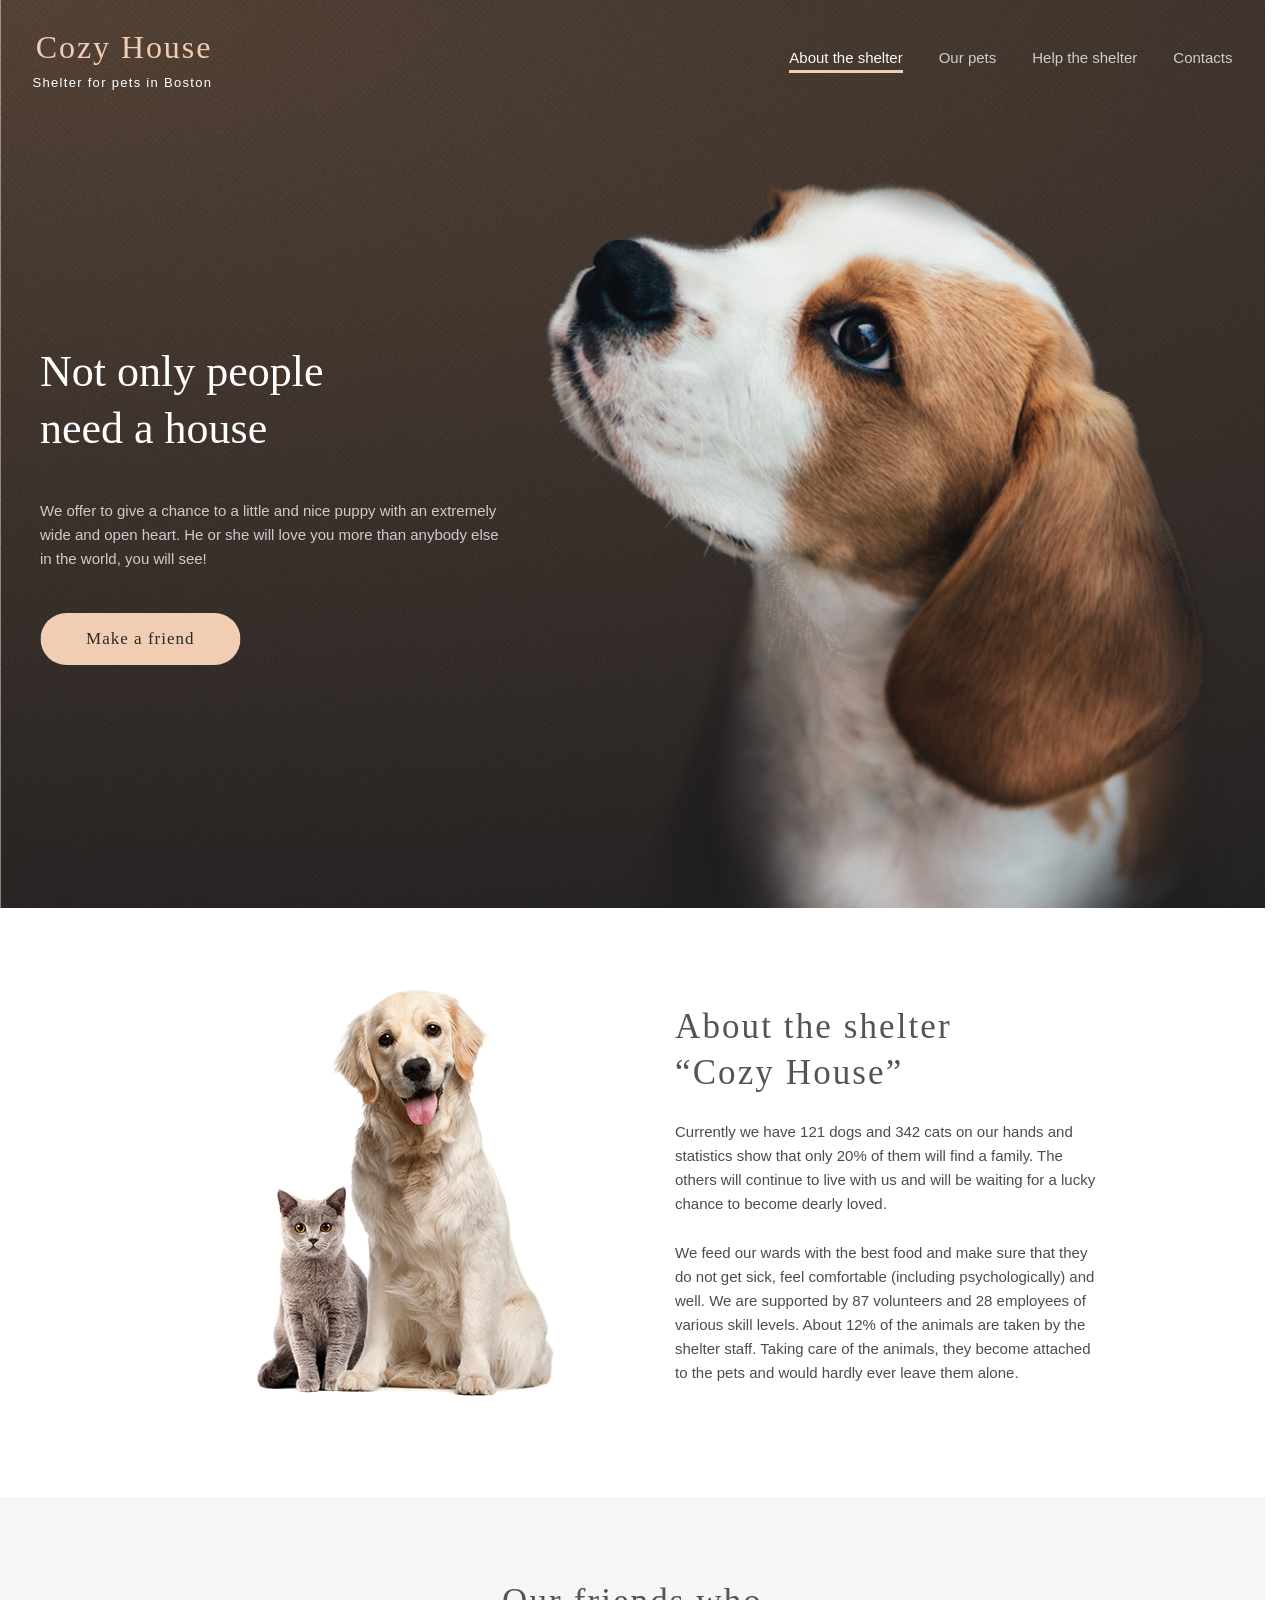
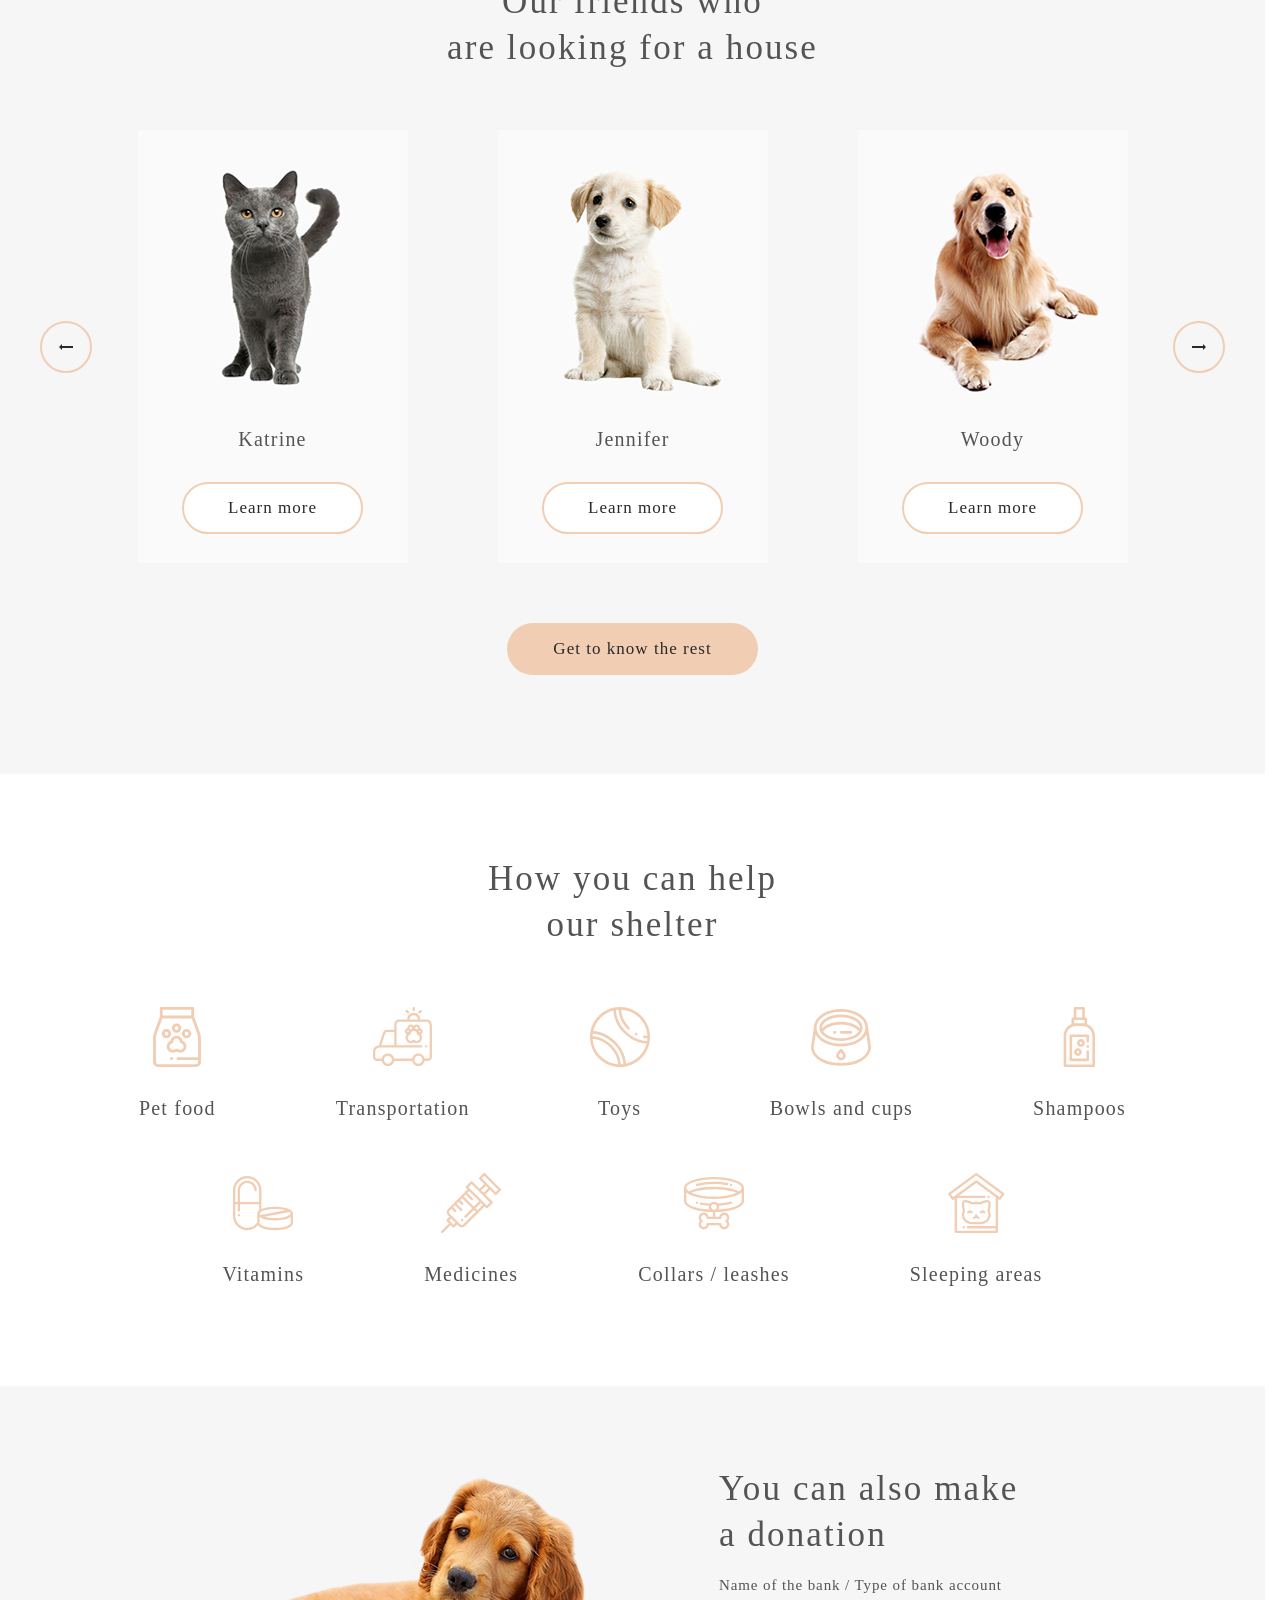
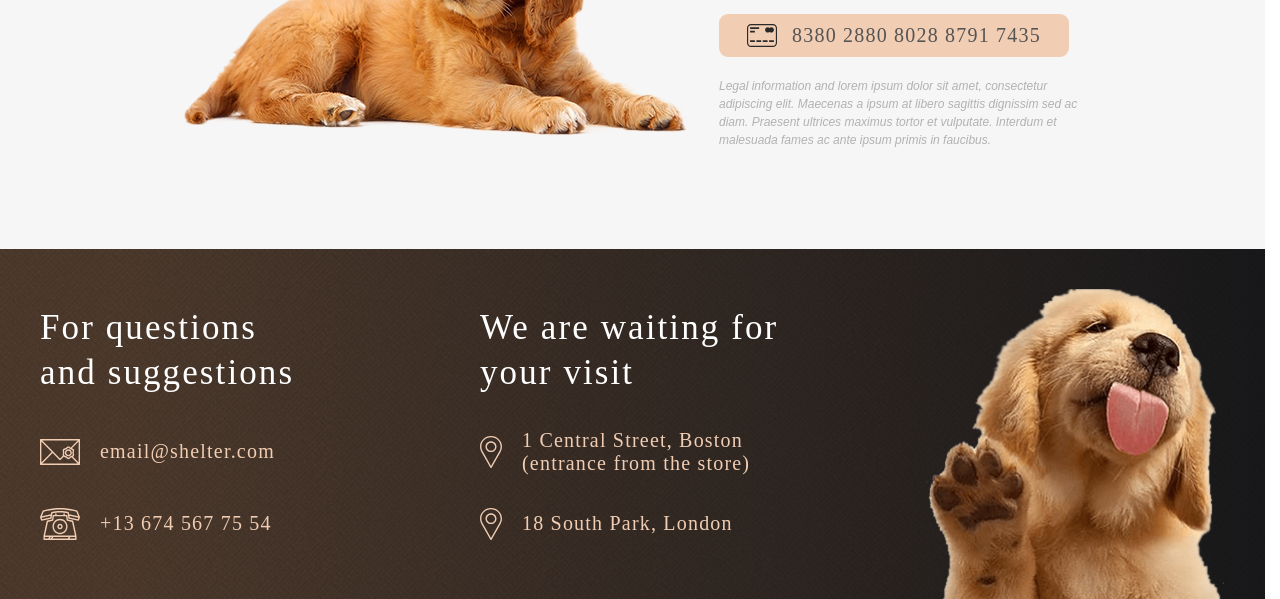
<file: shelter/index.html>
<!DOCTYPE html>
<html lang="en">

<head>
  <meta charset="utf-8">
  <meta http-equiv="X-UA-Compatible" content="IE=edge">
  <meta name="viewport" content="width=device-width, initial-scale=1">
  <link href="https://fonts.cdnfonts.com/css/georgia" rel="stylesheet">
  <link href="https://fonts.cdnfonts.com/css/arial" rel="stylesheet">
  <link rel="stylesheet" href="./assets/css/modern-normalize.css">
  <link rel="stylesheet" href="./assets/css/burger.css">
  <link rel="stylesheet" href="./assets/css/styles.css">
  <link rel="stylesheet" href="./assets/css/styles-mobile.css">
  <link rel="icon" href="./favicon.ico">
  <title>Cozy House - Main</title>
</head>

<body>

  <div class="container">

    <div class="modal-wrapper no-display">
      <div class="modal-window"></div>
    </div>

    <div class="burger-container">
      <ul class="burger-items-container">
        <li class="burger-item"><span class="burger-link burger-link-active">About the shelter</span></li>
        <li class="burger-item"><a href="./our-pets.html" class="burger-link">Our pets</a></li>
        <li class="burger-item"><a href="./index.html#help" class="burger-link">Help the shelter</a></li>
        <li class="burger-item"><a href="#contacts" class="burger-link">Contacts</a></li>
      </ul>
    </div>

    <header class="header">
      <nav class="nav">
        <div class="nav-container">
          <div class="title-container">
            <div class="title-caption"><a href="./index.html">Cozy House</a></div>
            <div class="subtitle-caption">Shelter for pets in Boston</div>
          </div>
          <ul class="nav-links-container">
            <li class="nav-item"><span class="nav-link nav-link-active">About the shelter</span></li>
            <li class="nav-item"><a href="./our-pets.html" class="nav-link">Our pets</a></li>
            <li class="nav-item"><a href="./index.html#help" class="nav-link">Help the shelter</a></li>
            <li class="nav-item"><a href="#contacts" class="nav-link">Contacts</a></li>
          </ul>
          <div class="burger-button-container">
            <div class="burger-button">
              <span class="burger-line burger-line-top"></span>
              <span class="burger-line burger-line-center"></span>
              <span class="burger-line burger-line-bottom"></span>
            </div>
          </div>
        </div>
      </nav>
    </header>

    <main class="main">

      <section class="section-start">
        <div class="start-container">
          <div class="start-content-container">
            <h1 class="header-h1 start-header">Not only people need a house</h1>
            <p class="paragraph-l color-dark-s">We offer to give a chance to a little and nice puppy with an extremely
              wide and open heart. He or she will love you more than anybody else in the world, you will see!</p>
            <div class="start-button-container">
              <a href="#pets" class="pet-button start-button">Make a friend</a>
            </div>
          </div>
          <div class="start-image-container">
            <div class="start-image"></div>
          </div>
        </div>
      </section>

      <section class="section-about" id="about">
        <div class="about-container">
          <div class="about-image-container">
            <div class="about-image"></div>
          </div>
          <div class="about-content-container">
            <h2 class="header-h2 about-header">About the shelter “Cozy House”</h2>
            <p class="paragraph-l about-text">Currently we have 121 dogs and 342 cats on our hands and statistics show
              that only
              20% of them will find a family. The others will continue to live with us and will be waiting for a lucky
              chance to become dearly loved.</p>
            <p class="paragraph-l about-text">We feed our wards with the best food and make sure that they do not get
              sick, feel
              comfortable (including psychologically) and well. We are supported by 87 volunteers and 28 employees of
              various skill levels. About 12% of the animals are taken by the shelter staff. Taking care of the animals,
              they become attached to the pets and would hardly ever leave them alone.</p>
          </div>
        </div>
      </section>

      <section class="section-pets" id="pets">
        <div class="pets-container">
          <h2 class="header-h2 pets-header">Our friends who<br> are looking for a house</h2>

          <div class="pets-slider-container">

            <div class="slider-controls">
              <div class="slider-control slider-control-left"></div>
            </div>

            <div class="pets-slider">

              <div class="pet-card pet-card-01">
                <div class="pet-image pet-image-1"></div>
                <h3 class="header-h4 pet-name">Katrine</h3>
                <div class="pet-button-container">
                  <a href="#" class="pet-button">Learn more</a>
                </div>
              </div>

              <div class="pet-card pet-card-02">
                <div class="pet-image pet-image-2"></div>
                <h3 class="header-h4 pet-name">Jennifer</h3>
                <div class="pet-button-container">
                  <a href="#" class="pet-button">Learn more</a>
                </div>
              </div>

              <div class="pet-card pet-card-03">
                <div class="pet-image pet-image-3"></div>
                <h3 class="header-h4 pet-name">Woody</h3>
                <div class="pet-button-container">
                  <a href="#" class="pet-button">Learn more</a>
                </div>
              </div>

            </div>

            <div class="slider-controls slider-controls-justify">
              <div class="slider-control slider-control-right"></div>
            </div>

            <div class="slider-controls-mobile">
              <div class="slider-control slider-control-left"></div>
              <div class="slider-control slider-control-right"></div>
            </div>

          </div>

          <div class="pets-button-container">
            <a href="./our-pets.html" class="pet-button pets-button">Get to know the rest</a>
          </div>

        </div>
      </section>

      <section class="section-help" id="help">
        <div class="help-container">
          <h2 class="header-h2 help-header">How you can help our shelter</h2>
          <div class="help-items-container">
            <div class="help-item">
              <div class="help-image help-image-1"></div>
              <h3 class="header-h4 help-item-header">Pet food</h3>
            </div>
            <div class="help-item">
              <div class="help-image help-image-2"></div>
              <h3 class="header-h4 help-item-header">Transportation</h3>
            </div>
            <div class="help-item">
              <div class="help-image help-image-3"></div>
              <h3 class="header-h4 help-item-header">Toys</h3>
            </div>
            <div class="help-item">
              <div class="help-image help-image-4"></div>
              <h3 class="header-h4 help-item-header">Bowls and cups</h3>
            </div>
            <div class="help-item">
              <div class="help-image help-image-5"></div>
              <h3 class="header-h4 help-item-header">Shampoos</h3>
            </div>
            <div class="help-item">
              <div class="help-image help-image-6"></div>
              <h3 class="header-h4 help-item-header">Vitamins</h3>
            </div>
            <div class="help-item">
              <div class="help-image help-image-7"></div>
              <h3 class="header-h4 help-item-header">Medicines</h3>
            </div>
            <div class="help-item">
              <div class="help-image help-image-8"></div>
              <h3 class="header-h4 help-item-header">Collars / leashes</h3>
            </div>
            <div class="help-item">
              <div class="help-image help-image-9 "></div>
              <h3 class="header-h4 help-item-header">Sleeping areas</h3>
            </div>
          </div>
        </div>
      </section>

      <section class="section-donation" id="donation">
        <div class="donation-container">
          <div class="donation-image-container">
            <div class="donation-image"></div>
          </div>
          <div class="donation-content-container">
            <h2 class="header-h2 donation-header">You can also make a donation</h2>
            <p class="header-h5">Name of the bank / Type of bank account</p>
            <div class="donation-card-container">
              <div class="card-image"></div>
              <a href="#">
                <p class="header-h4">8380 2880 8028 8791 7435</p>
              </a>
            </div>
            <p class="paragraph-s">Legal information and lorem ipsum dolor sit amet, consectetur adipiscing elit.
              Maecenas a ipsum at libero sagittis dignissim sed ac diam. Praesent ultrices maximus tortor et vulputate.
              Interdum et malesuada fames ac ante ipsum primis in faucibus.</p>
          </div>
        </div>
      </section>

    </main>

    <footer class="footer" id="contacts">

      <div class="footer-container">
        <div class="footer-content-container">
          <div class="footer-contacts-container">
            <p class="header-h2 color-light-xl">For questions and suggestions</p>
            <div class="footer-mail">
              <div class="mail-icon"></div>
              <p class="header-h4"><a class="footer-link" href="mailto:email@shelter.com">email@shelter.com</a></p>
            </div>
            <div class="footer-phone">
              <div class="phone-icon"></div>
              <p class="header-h4"><a class="footer-link" href="tel:+136745677554">+13 674 567 75 54</a></p>
            </div>
          </div>
          <div class="footer-location-container">
            <p class="header-h2 color-light-xl">We are waiting for your visit</p>
            <div class="footer-location">
              <div class="location-icon"></div>
              <p class="header-h4"><a class="footer-link" href="https://maps.app.goo.gl/uSCrZoXKpnxsAoTY9"
                  target="_blank">1 Central Street, Boston (entrance from the store)</a></p>
            </div>
            <div class="footer-location">
              <div class="location-icon"></div>
              <p class="header-h4"><a class="footer-link" href="https://maps.app.goo.gl/Q9Zvm2cSrWFvhHvR8"
                  target="_blank">18 South Park, London</a></p>
            </div>
          </div>
        </div>
        <div class="footer-image-container">
          <div class="footer-image"></div>
        </div>
      </div>

    </footer>

  </div>

  <script src="./assets/js/index.js"></script>
  <script src="./assets/js/burger.js"></script>

</body>

</html>
</file>
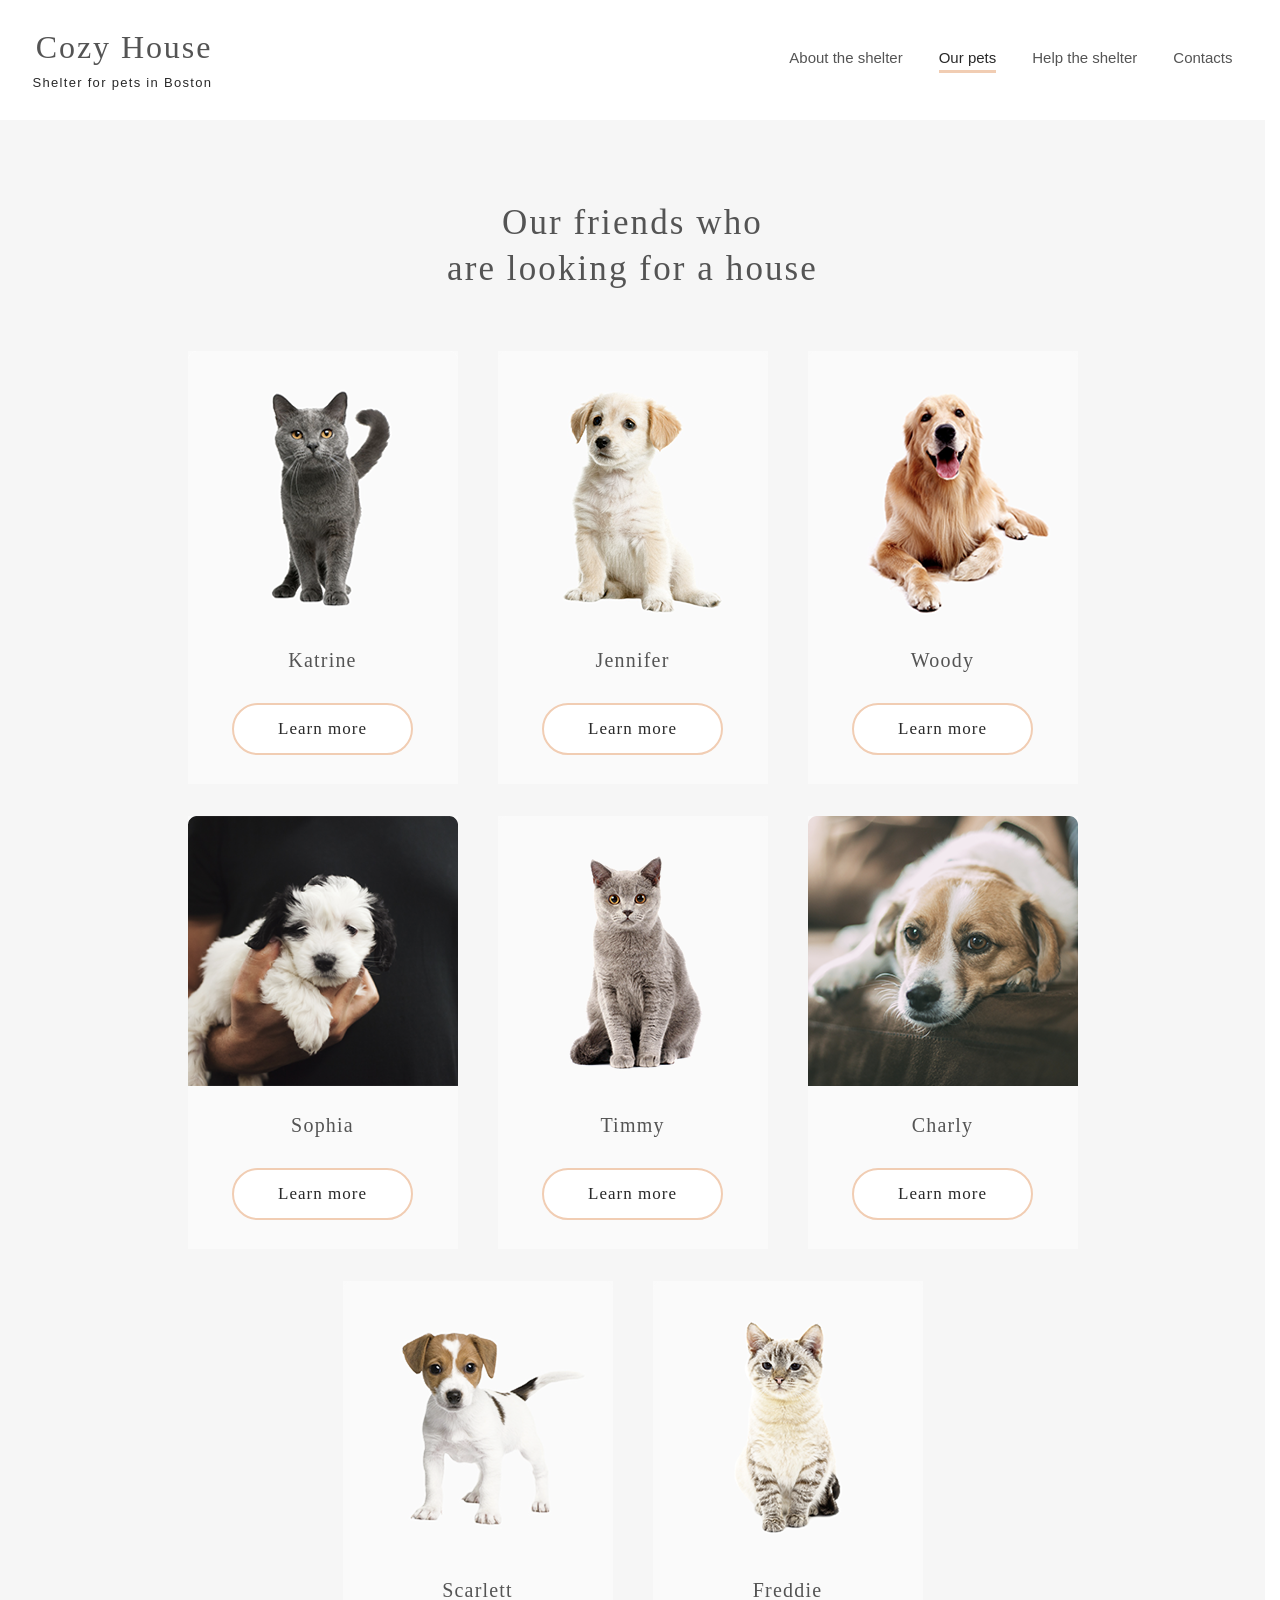
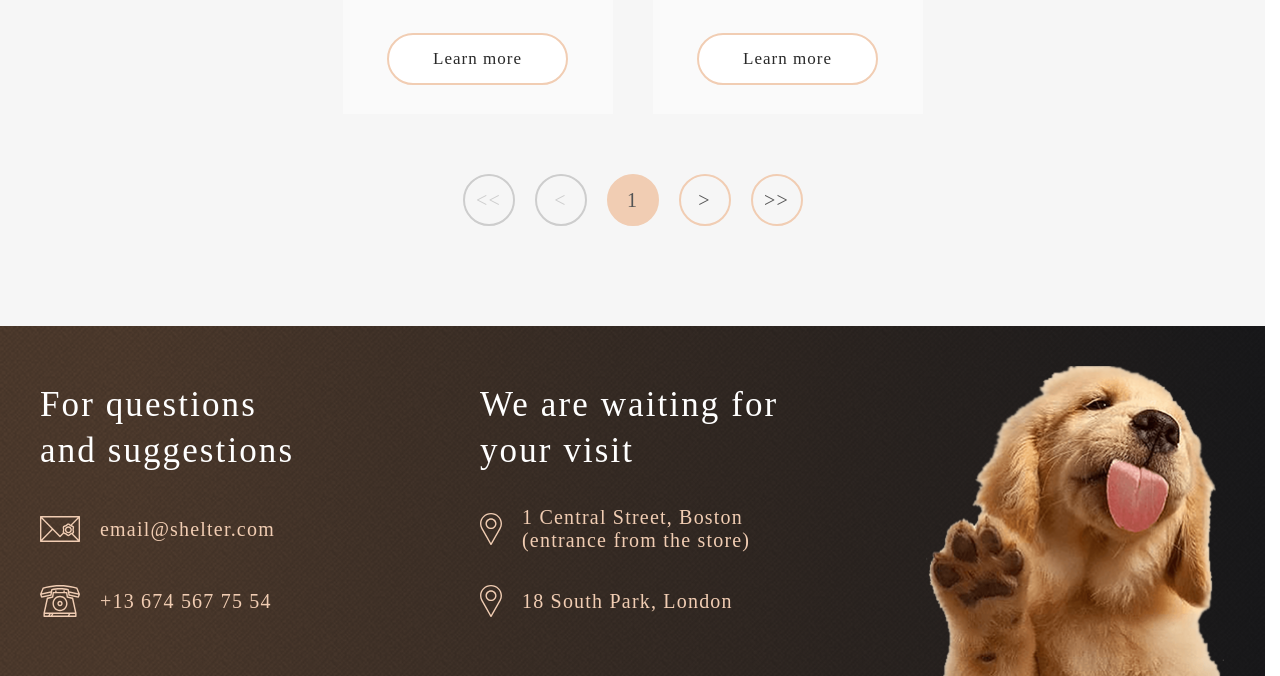
<file: shelter/our-pets.html>
<!DOCTYPE html>
<html lang="en">

<head>
  <meta charset="utf-8">
  <meta http-equiv="X-UA-Compatible" content="IE=edge">
  <meta name="viewport" content="width=device-width, initial-scale=1">
  <link href="https://fonts.cdnfonts.com/css/georgia" rel="stylesheet">
  <link rel="stylesheet" href="./assets/css/modern-normalize.css">
  <link rel="stylesheet" href="./assets/css/burger.css">
  <link rel="stylesheet" href="./assets/css/styles.css">
  <link rel="stylesheet" href="./assets/css/pets.css">
  <link rel="stylesheet" href="./assets/css/styles-mobile.css">
  <link rel="stylesheet" href="./assets/css/pets-mobile.css">
  <link rel="icon" href="./favicon.ico">
  <title>Cozy House - Our Pets</title>
</head>

<body>

  <div class="container">

    <div class="modal-wrapper no-display">
      <div class="modal-window"></div>
    </div>

    <div class="burger-container">
      <ul class="burger-items-container">
        <li class="burger-item"><a href="/" class="burger-link">About the shelter</a></li>
        <li class="burger-item"><span class="burger-link burger-link-active">Our pets</span></li>
        <li class="burger-item"><a href="./index.html#help" class="burger-link">Help the shelter</a></li>
        <li class="burger-item"><a href="#contacts" class="burger-link">Contacts</a></li>
      </ul>
    </div>

    <header class="header">
      <nav class="nav">
        <div class="nav-container">
          <div class="title-container">
            <div class="title-caption"><a href="./index.html">Cozy House</a></div>
            <div class="subtitle-caption">Shelter for pets in Boston</div>
          </div>
          <ul class="nav-links-container">
            <li class="nav-item"><a href="./index.html" class="nav-link">About the shelter</a>
            </li>
            <li class="nav-item"><span class="nav-link nav-link-active">Our pets</span></li>
            <li class="nav-item"><a href="./index.html#help" class="nav-link">Help the shelter</a></li>
            <li class="nav-item"><a href="#contacts" class="nav-link">Contacts</a></li>
          </ul>
          <div class="burger-button-container">
            <div class="burger-button">
              <span class="burger-line burger-line-top"></span>
              <span class="burger-line burger-line-center"></span>
              <span class="burger-line burger-line-bottom"></span>
            </div>
          </div>
        </div>
      </nav>
    </header>

    <main class="main">

      <section class="section-cards">
        <h1 class="header-h2 cards-header">Our friends who<br>are looking for a house</h1>

        <div class="cards-container">
          <div class="pets-slider">

            <div class="pet-card pet-card-01">
              <div class="pet-image pet-image-1"></div>
              <p class="header-h4 pet-name">Katrine</p>
              <div class="pet-button-container">
                <a href="#" class="pet-button">Learn more</a>
              </div>
            </div>

            <div class="pet-card pet-card-02">
              <div class="pet-image pet-image-2"></div>
              <p class="header-h4 pet-name">Jennifer</p>
              <div class="pet-button-container">
                <a href="#" class="pet-button">Learn more</a>
              </div>
            </div>

            <div class="pet-card pet-card-03">
              <div class="pet-image pet-image-3"></div>
              <p class="header-h4 pet-name">Woody</p>
              <div class="pet-button-container">
                <a href="#" class="pet-button">Learn more</a>
              </div>
            </div>

            <div class="pet-card pet-card-04">
              <div class="pet-image pet-image-4"></div>
              <p class="header-h4 pet-name">Sophia</p>
              <div class="pet-button-container">
                <a href="#" class="pet-button">Learn more</a>
              </div>
            </div>

            <div class="pet-card pet-card-05">
              <div class="pet-image pet-image-5"></div>
              <p class="header-h4 pet-name">Timmy</p>
              <div class="pet-button-container">
                <a href="#" class="pet-button">Learn more</a>
              </div>
            </div>

            <div class="pet-card pet-card-06">
              <div class="pet-image pet-image-6"></div>
              <p class="header-h4 pet-name">Charly</p>
              <div class="pet-button-container">
                <a href="#" class="pet-button">Learn more</a>
              </div>
            </div>

            <div class="pet-card pet-card-07">
              <div class="pet-image pet-image-7"></div>
              <p class="header-h4 pet-name">Scarlett</p>
              <div class="pet-button-container">
                <a href="#" class="pet-button">Learn more</a>
              </div>
            </div>

            <div class="pet-card pet-card-08">
              <div class="pet-image pet-image-8"></div>
              <p class="header-h4 pet-name">Freddie</p>
              <div class="pet-button-container">
                <a href="#" class="pet-button">Learn more</a>
              </div>
            </div>

          </div>

        </div>

        <div class="pets-navigation">
          <div class="paginator-controls">
            <div class="paginator-control header-h4 control-first control-inactive">&lt;&lt;</div>
          </div>
          <div class="paginator-controls">
            <div class="paginator-control header-h4 control-prew control-inactive">&lt;</div>
          </div>
          <div class="paginator-controls">
            <div class="paginator-control header-h4 control-active">1</div>
          </div>
          <div class="paginator-controls">
            <div class="paginator-control header-h4 control-next">&gt;</div>
          </div>
          <div class="paginator-controls">
            <div class="paginator-control header-h4 control-last">&gt;&gt;</div>
          </div>
        </div>

      </section>

    </main>

    <footer class="footer" id="contacts">

      <div class="footer-container">
        <div class="footer-content-container">
          <div class="footer-contacts-container">
            <p class="header-h2 color-light-xl">For questions and suggestions</p>
            <div class="footer-mail">
              <div class="mail-icon"></div>
              <p class="header-h4"><a class="footer-link" href="mailto:email@shelter.com">email@shelter.com</a></p>
            </div>
            <div class="footer-phone">
              <div class="phone-icon"></div>
              <p class="header-h4"><a class="footer-link" href="tel:+136745677554">+13 674 567 75 54</a></p>
            </div>
          </div>
          <div class="footer-location-container">
            <p class="header-h2 color-light-xl">We are waiting for your visit</p>
            <div class="footer-location">
              <div class="location-icon"></div>
              <p class="header-h4"><a class="footer-link" href="https://maps.app.goo.gl/uSCrZoXKpnxsAoTY9"
                  target="_blank">1 Central Street, Boston (entrance from the store)</a></p>
            </div>
            <div class="footer-location">
              <div class="location-icon"></div>
              <p class="header-h4"><a class="footer-link" href="https://maps.app.goo.gl/Q9Zvm2cSrWFvhHvR8"
                  target="_blank">18 South Park, London</a></p>
            </div>
          </div>
        </div>
        <div class="footer-image-container">
          <div class="footer-image"></div>
        </div>
      </div>

    </footer>

  </div>

  <script src="./assets/js/index.js"></script>
  <script src="./assets/js/burger.js"></script>

</body>

</html>
</file>
<file: shelter/assets/css/burger.css>
.burger-button-container {
  display: none;
  margin-top: 19px;
  margin-right: 1px;
  z-index: 3;
}

.burger-button {
  position: relative;
  width: 30px;
  height: 22px;
  display: flex;
  flex-direction: column;
  justify-content: center;
  gap: 8px;
}

.burger-line {
  align-self: center;
  width: 30px;
  height: 2px;
  background-color: var(--color-primary, #f1cdb3);
}

.burger-line-top,
.burger-line-center,
.burger-line-bottom {
  position: absolute;
  transition-duration: 0.2s;
  transition-property: all;
  transition-delay: 0.1s;
  transition-timing-function: ease-in-out;
}

.burger-line-top {
  top: 0px;
}

.burger-line-center {
  top: 10px;
}

.burger-line-bottom {
  top: 20px;
}

.burger__active .burger-line-top {
  transform: translateY(10px) translateX(10px) rotate(-90deg);
  background-color: var(--color-primary, #f1cdb3);
}

.burger__active .burger-line-center {
  transform: rotate(90deg);
  background-color: var(--color-primary, #f1cdb3);
}

.burger__active .burger-line-bottom {
  transform: translateY(-10px) translateX(-10px) rotate(-90deg);
  background-color: var(--color-primary, #f1cdb3);
}

.burger-container {
  display: none;
  position: absolute;
  width: 320px;
  height: 100vh;
  top: 0;
  right: -320px;
  z-index: 3;
  flex-direction: column;
  justify-content: center;
  align-items: center;
  background: var(--color-dark-3xl, #292929);
  transition-duration: 0.5s;
  transition-property: all;
  transition-delay: 0.1s;
  transition-timing-function: ease-in-out;
}

.burger-container__open {
  transform: translateX(-320px);
}

.burger-items-container {
  margin-top: -12px;
  display: flex;
  flex-direction: column;
  align-items: center;
  justify-content: center;
  gap: 40px;
}

.burger-item {
  height: 51px;
  color: var(--color-light-s, #fafafa);
  font-family: Arial;
  font-size: 32px;
  font-style: normal;
  font-weight: 400;
  line-height: 160%; /* 51.2px */
}
</file>
<file: shelter/assets/css/styles.css>
:root {
  --page-width: 1280px;
  --page-width-tablet: 768px;
  --color-primary: #f1cdb3;
  --color-primary-light: #fddcc4;
  --color-dark: #292929;
  --color-dark-s: #cdcdcd;
  --color-dark-m: #b2b2b2;
  --color-dark-l: #545454;
  --color-dark-xl: #4c4c4c;
  --color-dark-3xl: #292929;
  --color-light: #ffffff;
  --color-light-s: #fafafa;
  --color-light-l: #f6f6f6;
  --color-light-xl: #fff;
}

html {
  scroll-behavior: smooth;
  scrollbar-gutter: stable;
}

body {
  margin: 0;
  padding: 0;
  background: var(--color-light, #fff);
  width: 100%;
  height: 100%;
}

ul {
  list-style-type: none;
}

li.nav-item:hover a {
  cursor: pointer;
}

p,
h1,
h2,
h3,
h4,
ul {
  padding: 0;
  margin: 0;
}

.container {
  /*
  max-width: ;
  position: relative;
  margin-left: auto;
  margin-right: auto;
  */
  position: relative;
  overflow: clip;
}

.header-h1 {
  color: var(--color-light-xl, #fff);
  font-family: Georgia;
  font-size: 44px;
  font-style: normal;
  font-weight: 400;
  line-height: 130%; /* 57.2px */
}

.header-h2 {
  color: var(--color-dark-l, #545454);
  font-family: Georgia;
  font-size: 35px;
  font-style: normal;
  font-weight: 400;
  line-height: 130%; /* 45.5px */
  letter-spacing: 2.1px;
}

.header-h3 {
  color: var(--color-dark-l, #545454);
  font-family: Georgia;
  font-size: 25px;
  font-style: normal;
  font-weight: 400;
  line-height: 130%; /* 32.5px */
  letter-spacing: 1.5px;
}

.header-h4 {
  color: var(--color-dark-l, #545454);
  font-family: Georgia;
  font-size: 20px;
  font-style: normal;
  font-weight: 400;
  line-height: 115%; /* 23px */
  letter-spacing: 1.2px;
}

.header-h5 {
  color: var(--color-dark-l, #545454);
  font-family: Georgia;
  font-size: 15px;
  font-style: normal;
  font-weight: 400;
  line-height: 110%; /* 16.5px */
  letter-spacing: 0.9px;
}

.paragraph-l {
  color: var(--color-dark-xl, #4c4c4c);
  font-family: Arial;
  font-size: 15px;
  font-style: normal;
  font-weight: 400;
  line-height: 160%; /* 24px */
}

.paragraph-s {
  color: var(--color-dark-m, #b2b2b2);
  font-family: Arial;
  font-size: 12px;
  font-style: italic;
  font-weight: 400;
  line-height: 150%; /* 18px */
}

.pet-params {
  color: #000;
  font-family: Georgia;
  font-size: 15px;
  font-style: normal;
  font-weight: 400;
  line-height: 110%; /* 16.5px */
  letter-spacing: 0.9px;
}

.pet-button {
  font-family: Georgia;
  font-size: 17px;
  font-style: normal;
  font-weight: 400;
  line-height: 130%; /* 22.1px */
  letter-spacing: 1.02px;
  background-color: var(--color-light-xl, #fff);
  color: var(--color-dark-3xl, #292929);
  border: 2px solid var(--color-primary, #f1cdb3);
  border-radius: 100px;
  padding: 13px 44px;
  transition-duration: 0.2s;
  transition-property: all;
  transition-delay: 0.1s;
  transition-timing-function: ease-in-out;
}

.pet-card:hover .pet-button-container .pet-button {
  background-color: var(--color-primary, #f1cdb3);
}

.color-primary {
  color: #f1cdb3;
}

.color-dark-s {
  color: #cdcdcd;
}

.color-dark-l {
  color: #545454;
}

.color-light-xl {
  color: #fff;
}

.no-scroll {
  height: 100%;
  overflow: hidden;
}

.no-display {
  display: none;
  opacity: 0;
}

/* Modal */

.modal-wrapper {
  position: fixed;
  top: 0;
  left: 0;
  bottom: 0;
  right: 0;
  min-width: 100%;
  min-height: 100%;
  z-index: 2;
  background: rgba(41, 41, 41, 0.6);
  animation: fadeIn 0.3s ease forwards;
}

@keyframes fadeIn {
  from {
    opacity: 0;
  }
  to {
    opacity: 1;
  }
}

@keyframes fadeOut {
  from {
    opacity: 1;
  }
  to {
    opacity: 0;
  }
}

/* Header */

.header {
  max-width: var(--page-width);
  margin-left: auto;
  margin-right: auto;
  display: flex;
  flex-direction: row;
  justify-content: center;
  align-items: center;
}

.nav {
  display: flex;
  width: 100%;
  flex-direction: row;
  justify-content: center;
  align-items: flex-start;
}

.nav-container {
  display: flex;
  width: 100%;
  height: 60px;
  max-width: 1200px;
  flex-direction: row;
  justify-content: space-between;
  align-items: flex-start;
  /*margin: 30px 40px 0 40px;*/
  margin-top: 30px;
  margin-left: clamp(30px, calc(0px + 10 * ((100vw - 768px) / (1280 - 768))), 40px);
  margin-right: clamp(30px, calc(0px + 10 * ((100vw - 768px) / (1280 - 768))), 40px);
  /*gap: 573px;*/
  /*gap: clamp(81px, calc(0px + 492 * ((100vw - 768px) / (1280 - 768))), 573px);*/
}

.title-container {
  display: flex;
  flex-direction: column;
  justify-content: flex-end;
  align-items: flex-end;
  gap: 10px;
}

.title-caption a {
  color: var(--color-primary, #f1cdb3);
  font-family: Georgia;
  font-size: 32px;
  font-style: normal;
  font-weight: 400;
  line-height: 110%; /* 35.2px */
  letter-spacing: 1.92px;
}

.subtitle-caption {
  color: var(--color-light-xl, #fff);
  font-family: Arial;
  font-size: 13px;
  font-style: normal;
  font-weight: 400;
  line-height: normal;
  letter-spacing: 1.3px;
}

.nav-links-container {
  margin-top: 4px;
  display: flex;
  flex-direction: row;
  justify-content: flex-end;
  align-items: center;
  gap: 36px;
}

.nav-item {
  color: var(--color-dark-s, #cdcdcd);
  font-family: Arial;
  font-size: 15px;
  font-style: normal;
  font-weight: 400;
  line-height: 160%; /* 24px */
  padding: 12px 0px;
}

a,
a.nav-link:link,
a.nav-link:visited,
a.nav-link:hover,
a.nav-link:active,
a.burger-link:link,
a.burger-link:visited,
a.burger-link:hover,
a.burger-link:active {
  position: relative;
  color: var(--color-dark-s, #cdcdcd);
  text-decoration: none;
  transition-duration: 0.2s;
  transition-property: all;
  transition-delay: 0.1s;
  transition-timing-function: ease-in-out;
}

/*
a.nav-link::before {
  content: "";
  position: absolute;
  top: 21px;
  height: 3px;
  width: stretch;
  background-color: transparent;
  transition-duration: 0.2s;
  transition-property: all;
  transition-delay: 0.1s;
  transition-timing-function: ease-in-out;
}

a.nav-link:hover::before {
  color: var(--color-light-s, #fafafa);
  background-color: var(--color-primary);
}
*/

a.nav-link:hover {
  color: var(--color-light-s, #fafafa);
}

span.burger-link,
span.nav-link {
  position: relative;
  display: inline-block;
}

span.burger-link::before,
span.nav-link::before {
  content: "";
  position: absolute;
  display: inline-block;
  top: 24px;
  left: 0;
  right: 0;
  height: 3px;
  width: stretch;
  background-color: transparent;
  transition-duration: 0.2s;
  transition-property: all;
  transition-delay: 0.1s;
  transition-timing-function: ease-in-out;
}

span.burger-link-active::before,
span.nav-link-active::before {
  background-color: var(--color-primary);
}

span.nav-link-active {
  color: var(--color-light-s, #fafafa);
}

/* Start */

.section-start {
  position: absolute;
  top: 0;
  left: 50%;
  transform: translateX(-50%);
  width: 100%;
  z-index: -1;
  background-image: url(../images/noise_transparent.png), radial-gradient(237.5% 111.8% at 0% 0%, #5b483a 0%, #262425 100%);
  background-color: var(--color-primary, #211f20);
  background-position:
    0% 0%,
    0 0;
  background-size:
    110px 110px,
    auto;
  background-repeat: repeat, no-repeat;
  display: flex;
  flex-direction: column;
  justify-content: flex-start;
  text-align: flex-start;
  overflow: clip;
}

.start-container {
  width: var(--page-width);
  margin-left: auto;
  margin-right: auto;
  margin-top: 180px;
  display: flex;
  flex-direction: row;
  justify-content: flex-start;
  gap: 42px;
}

.start-content-container {
  /*width: 460px;*/
  width: clamp(300px, calc(300px + 160 * ((100vw - 768px) / (1280 - 768))), 460px);
  margin-top: 163px;
  display: flex;
  flex-direction: column;
  justify-content: flex-start;
  align-items: flex-start;
  gap: 42px;
  margin-left: 40px;
}

.start-header {
  width: 310px;
  color: var(--color-light-xl, #fff);
}

.start-button-container {
  display: flex;
  flex-direction: row;
  justify-content: center;
  align-items: center;
  height: 52px;
}

.start-button {
  color: var(--color-dark-3xl, #292929);
  background-color: var(--color-primary, #f1cdb3);
  border: 2px solid transparent;
}

.start-button:hover {
  background-color: var(--color-primary-light, #fddcc4);
}

.start-image-container {
  align-self: flex-end;
  flex-direction: row;
  justify-content: flex-end;
  align-items: center;
  width: 100%;
  max-width: 698px;
  max-height: 728px;
}

.start-image {
  /*
  width: 698px;
  height: 728px;
  */
  width: clamp(569px, calc(569px + 298 * ((100vw - 768px) / (1280 - 768))), 698px);
  height: clamp(593px, calc(593px + 300 * ((100vw - 768px) / (1280 - 768))), 728px);
  background-image: url(../images/start-screen-puppy.png);
  background-repeat: no-repeat;
  background-size: contain;
  background-position: bottom center;
}

/* About */

.section-about {
  margin-top: 818px;
  display: flex;
  flex-direction: row;
  justify-content: center;
  align-items: center;
  padding: 81px 40px 100px 40px;
}

.about-container {
  max-width: var(--page-width);
  width: 100%;
  justify-self: center;
  display: flex;
  flex-direction: row;
  justify-content: flex-start;
  align-items: flex-start;
  /*gap: 120px;*/
  gap: clamp(40px, calc(40px + 80 * ((100vw - 768px) / (1280 - 768))), 120px);
  /*padding-left: 215px;*/
  padding-left: clamp(0px, calc(0px + 215 * ((100vw - 768px) / (1280 - 768))), 215px);
}

.about-image-container {
  max-width: 300px;
  max-height: 408px;
}

.about-image {
  width: 300px;
  height: 408px;
  background-image: url(../images/about-pets.png);
  background-repeat: no-repeat;
  background-size: contain;
  background-position: bottom center;
}

.about-content-container {
  max-width: 370px;
  margin-top: 15px;
  display: flex;
  flex-direction: column;
  justify-content: flex-start;
  align-items: flex-start;
  gap: 25px;
}

.about-text {
  width: 430px;
}

/* Pets */

.section-pets {
  width: 100%;
  background: var(--color-light-l, #f6f6f6);
}

.pets-container {
  max-width: var(--page-width);
  margin-left: auto;
  margin-right: auto;
  padding: 80px 40px 100px 40px;
  display: flex;
  flex-direction: column;
  justify-content: center;
  align-items: center;
  gap: 60px;
}

.pets-header {
  padding-top: 2px;
  width: 400px;
  text-align: center;
}

.pets-slider-container {
  width: 100%;
  display: flex;
  flex-direction: row;
  justify-content: space-between;
  align-items: center;
}

.slider-controls {
  display: flex;
  flex-direction: row;
  justify-content: flex-start;
  align-items: center;
}

.slider-controls-mobile {
  display: none;
}

.slider-control {
  width: 52px;
  height: 52px;
  border-radius: 100px;
  border: 2px solid var(--color-primary, #f1cdb3);
  transition-duration: 0.2s;
  transition-property: all;
  transition-delay: 0.1s;
  transition-timing-function: ease-in-out;
  cursor: pointer;
}

.slider-control:hover {
  background-color: var(--color-primary, #f1cdb3);
}

.slider-control-left {
  background-image: url(../icons/arrow-left.svg);
  background-position: center;
  background-repeat: no-repeat;
  background-color: transparent;
}

.slider-control-right {
  background-image: url(../icons/arrow-right.svg);
  background-position: center;
  background-repeat: no-repeat;
  background-color: transparent;
}

.slider-controls-justify {
  justify-content: flex-end;
}

.pets-slider {
  display: flex;
  flex-direction: row;
  justify-content: center;
  align-items: center;
  /*gap: 90px;*/
  gap: clamp(38px, calc(38px + 52 * ((100vw - 1120px) / (1280 - 1120))), 90px);
}

.pet-card {
  background-color: var(--color-light-s, #fafafa);
  padding-bottom: 30px;
  width: 270px;
  display: flex;
  flex-direction: column;
  justify-content: center;
  align-items: center;
  gap: 25px;
  cursor: pointer;
  transition-duration: 0.2s;
  transition-property: all;
  transition-delay: 0.1s;
  transition-timing-function: ease-in-out;
}

.pet-card:hover {
  background-color: var(--color-light-xl, #fff);
}

.pet-name {
  padding-top: 3px;
}

.pet-image {
  width: 270px;
  height: 270px;
  max-width: 270px;
  max-height: 270px;
  background-color: var(--color-light-xl, #fff) cover;
}

.pet-image-1 {
  background: url(../images/pets-katrine.png) no-repeat;
}

.pet-image-2 {
  background: url(../images/pets-jennifer.png) no-repeat;
}

.pet-image-3 {
  background: url(../images/pets-woody.png) no-repeat;
}

.pet-button-container {
  margin-top: 7px;
  display: flex;
  flex-direction: row;
  justify-content: center;
  align-items: center;
  height: 50px;
}

.pets-button-container {
  margin-top: 1px;
  display: flex;
  flex-direction: row;
  justify-content: center;
  align-items: center;
  height: 50px;
}

.pets-button {
  color: var(--color-dark-3xl, #292929);
  background-color: var(--color-primary, #f1cdb3);
  border: 2px solid transparent;
}

.pets-button:hover {
  background-color: var(--color-primary-light, #fddcc4);
  border: 2px solid var(--color-primary-light, #fddcc4);
}

/* Help */

.section-help {
  width: 100%;
}

.help-container {
  padding: 82px 40px 100px 40px;
  max-width: var(--page-width);
  margin-left: auto;
  margin-right: auto;
  display: flex;
  flex-direction: column;
  justify-content: center;
  align-items: center;
  gap: 60px;
}

.help-header {
  width: 310px;
  text-align: center;
}

.help-items-container {
  display: flex;
  flex-direction: row;
  justify-content: center;
  align-items: center;
  column-gap: 120px;
  row-gap: 53px;
  flex-wrap: wrap;
}

.help-item {
  display: flex;
  flex-direction: column;
  justify-content: center;
  align-items: center;
  gap: 30px;
}

.help-image {
  width: 60px;
  height: 60px;
}

.help-image-1 {
  background-image: url(../icons/icon-pet-food.svg);
  background-size: contain;
  background-repeat: no-repeat;
}

.help-image-2 {
  background-image: url(../icons/icon-transportation.svg);
  background-size: contain;
  background-repeat: no-repeat;
}

.help-image-3 {
  background-image: url(../icons/icon-toys.svg);
  background-size: contain;
  background-repeat: no-repeat;
}

.help-image-4 {
  background-image: url(../icons/icon-bowls-and-cups.svg);
  background-size: contain;
  background-repeat: no-repeat;
}

.help-image-5 {
  background-image: url(../icons/icon-shampoos.svg);
  background-size: contain;
  background-repeat: no-repeat;
}

.help-image-6 {
  background-image: url(../icons/icon-vitamins.svg);
  background-size: contain;
  background-repeat: no-repeat;
}

.help-image-7 {
  background-image: url(../icons/icon-medicines.svg);
  background-size: contain;
  background-repeat: no-repeat;
}

.help-image-8 {
  background-image: url(../icons/icon-collars-leashes.svg);
  background-size: contain;
  background-repeat: no-repeat;
}

.help-image-9 {
  background-image: url(../icons/icon-sleeping-area.svg);
  background-size: contain;
  background-repeat: no-repeat;
}

/* Donation */

.section-donation {
  width: 100%;
  background: var(--color-light-l, #f6f6f6);
}

.donation-container {
  padding: 75px 182px 100px 183px;
  max-width: var(--page-width);
  margin-left: auto;
  margin-right: auto;
  display: flex;
  flex-direction: row;
  justify-content: flex-start;
  align-items: flex-start;
  gap: 30px;
}

.donation-image-container {
  margin-top: 15px;
}

.donation-image {
  width: 506px;
  height: 261px;
  background-image: url(../images/donation-dog.png);
  background-repeat: no-repeat;
  background-size: contain;
  background-position: bottom center;
}

.donation-content-container {
  margin-top: 5px;
  display: flex;
  flex-direction: column;
  justify-content: flex-start;
  align-items: flex-start;
  gap: 20px;
}

.donation-header {
  width: 300px;
}

.donation-card-container {
  width: 350px;
  display: flex;
  flex-direction: row;
  justify-content: center;
  align-items: center;
  padding: 10px 15px;
  gap: 15px;
  border-radius: 9px;
  background: var(--color-primary, #f1cdb3);
  transition-duration: 0.2s;
  transition-property: all;
  transition-delay: 0.1s;
  transition-timing-function: ease-in-out;
}

.donation-card-container:hover {
  background: var(--color-primary-light, #fddcc4);
}

.card-image {
  width: 30px;
  height: 23px;
  background: url(../icons/credit-card.svg) no-repeat;
}

.donation-paragraph {
  letter-spacing: 0.9px;
}

/* Footer */

.footer {
  min-height: 350px;
  display: flex;
  flex-direction: row;
  justify-content: center;
  align-items: flex-end;
  background-image: url(../images/noise_transparent.png), linear-gradient(to right, #513d2f 10%, #1a1a1c 100%);
  background-color: #211f20;
  background-position:
    0% 0%,
    0 0;
  background-size:
    110px 110px,
    auto;
  background-repeat: repeat, no-repeat;
}

.footer-container {
  padding: 40px 40px 0 40px;
  width: var(--page-width);
  display: flex;
  flex-direction: row;
  justify-content: space-between;
  align-items: flex-start;
  /*gap: 80px;*/
  gap: clamp(40px, calc(40px + 40 * ((100vw - 1200px) / (1280 - 1200))), 80px);
}

.footer-content-container {
  display: flex;
  flex-direction: row;
  justify-content: center;
  align-items: flex-start;
  /*gap: 80px;*/
  gap: clamp(40px, calc(40px + 40 * ((100vw - 1200px) / (1280 - 1200))), 80px);
}

.footer-contacts-container {
  padding-top: 16px;
  width: 280px;
  min-width: 280px;
  display: flex;
  flex-direction: column;
  justify-content: flex-start;
  align-items: flex-start;
}

.footer-location-container {
  /*margin-left: 80px;*/
  margin-left: clamp(30px, calc(30px + 50 * ((100vw - 768px) / (1280 - 768))), 80px);
  padding-top: 16px;
  width: 320px;
  min-width: 320px;
  display: flex;
  flex-direction: column;
  justify-content: flex-start;
  align-items: center;
}

.footer-mail {
  padding-top: 40px;
  display: flex;
  flex-direction: row;
  justify-content: flex-start;
  align-items: center;
  gap: 20px;
}

.footer-phone {
  padding-top: 40px;
  display: flex;
  flex-direction: row;
  justify-content: flex-start;
  align-items: center;
  gap: 20px;
}

.footer-location {
  align-self: flex-start;
  padding-top: 33px;
  display: flex;
  flex-direction: row;
  justify-content: flex-start;
  align-items: center;
  gap: 20px;
}

.mail-icon {
  width: 40px;
  height: 32px;
  background: url(../icons/icon-email.svg) no-repeat;
}

.phone-icon {
  width: 40px;
  height: 32px;
  background: url(../icons/icon-phone.svg) no-repeat;
}

.location-icon {
  min-width: 22px;
  width: 22px;
  height: 32px;
  background: url(../icons/icon-location.svg) no-repeat;
}

.footer-image-container {
  /*
  padding-left: 60px;
  padding-left: clamp(30px, 30px + calc(30 * ((100vw - 1200px) / (1280 - 1200))), 60px);
  */
  display: flex;
  flex-direction: row;
  justify-content: flex-end;
  align-items: flex-start;
}

.footer-image {
  align-self: flex-start;
  width: 300px;
  height: 310px;
  background-image: url(../images/footer-puppy.png);
  background-position: bottom right;
  background-size: contain;
  background-repeat: no-repeat;
}

a.footer-link:link,
a.footer-link:visited,
a.footer-link:hover,
a.footer-link:active {
  color: var(--color-primary, #f1cdb3);
}
</file>
<file: shelter/assets/css/styles-mobile.css>
/* desktop */

@media (max-width: 1120px) {
  .about-text {
    width: 100%;
    max-width: 430px;
  }

  .pets-slider-container {
    justify-content: center;
  }

  .slider-controls {
    justify-content: flex-end;
  }

  .slider-controls-justify {
    justify-content: flex-start;
  }

  .slider-control {
    /*margin-left: 12px;*/
    margin-left: clamp(12px, calc(12px + 41 * ((100vw - 768px) / (1280 - 768))), 53px);
    /*margin-right: 12px;*/
    margin-right: clamp(12px, calc(12px + 41 * ((100vw - 768px) / (1280 - 768))), 53px);
  }

  .pet-card-03 {
    display: none;
  }

  .donation-container {
    align-self: center;
    padding: 74px 192px 100px 192px;
    margin-left: auto;
    margin-right: auto;
    max-width: var(--page-width-tablet);
    display: flex;
    flex-direction: column-reverse;
    justify-content: center;
    align-items: center;
    gap: 45px;
  }

  .footer-container {
    padding: 30px 30px 0 30px;
    width: var(--page-width-tablet);
    height: 100%;
    flex-direction: column;
    justify-content: center;
    /*gap: 65px;*/
    gap: clamp(40px, calc(40px + 25 * ((100vw - 320px) / (768 - 320))), 65px);
  }

  .footer-content-container {
    margin: 0 10px;
    width: 100%;
    gap: 60px;
  }

  .footer-contacts-container {
    padding-top: 0;
    max-width: 278px;
  }

  .footer-location-container {
    padding-top: 0;
    max-width: 302px;
    margin-left: 0;
  }

  .footer-mail {
    padding-top: 38px;
    gap: 20px;
  }

  .footer-phone {
    padding-top: 40px;
    gap: 20px;
  }

  .footer-location {
    padding-top: 32px;
    gap: 19px;
  }

  .footer-image-container {
    width: 100%;
    justify-self: center;
    justify-content: center;
  }
}

/* tablet */

@media (max-width: 768px) {
  .section-start {
    justify-content: center;
  }

  .start-container {
    max-width: var(--page-width-tablet);
    margin-top: 150px;
    flex-direction: column;
    justify-content: center;
    align-self: center;
    gap: 100px;
  }

  .start-content-container {
    width: 460px;
    margin-top: 0px;
    align-self: center;
    justify-content: center;
    align-items: flex-start;
    margin-left: 0px;
  }

  .start-button-container {
    align-self: center;
  }

  .start-image-container {
    align-self: center;
    /*margin-left: 140px;*/
    margin-left: clamp(0px, calc(0px + 140 * ((100vw - 320px) / (768 - 320))), 140px);
    width: clamp(260px, calc(260px + 309 * ((100vw - 320px) / (768 - 320))), 569px);
    justify-content: center;
  }

  .start-image {
    width: clamp(260px, calc(260px + 309 * ((100vw - 320px) / (768 - 320))), 569px);
    height: clamp(272px, calc(272px + 321 * ((100vw - 320px) / (768 - 320))), 593px);
  }

  .section-about {
    margin-top: 1000px;
    padding: 0 0 100px 0;
  }

  .about-container {
    max-width: var(--page-width-tablet);
    padding-top: 138px;
    align-self: center;
    flex-direction: column-reverse;
    justify-content: center;
    gap: 80px;
  }

  .about-content-container {
    max-width: 430px;
    align-self: center;
  }

  .about-image-container {
    align-self: center;
    margin-left: 0px;
  }

  .about-header {
    max-width: 370px;
  }

  .pets-container {
    max-width: var(--page-width-tablet);
    padding: 78px 30px 100px 30px;
  }

  .pets-slider {
    gap: 40px;
  }

  .help-container {
    padding: 82px 69px 100px 69px;
  }

  .help-items-container {
    column-gap: 60px;
    row-gap: 55px;
  }

  .help-item {
    width: 170px;
  }
}

/* mobile */

@media (max-width: 767px) {
  /*
  *:hover {
    color: initial;
    background-color: initial;
    border-color: initial;
    transform: none;
    box-shadow: none;
    transition: none;
  }
*/

  .nav-links-container {
    display: none;
  }

  span.burger-link::before {
    top: 50px;
  }

  .burger-button-container {
    display: block;
  }

  .burger-container {
    display: flex;
  }

  .nav-container {
    margin-left: clamp(20px, calc(20px + 10 * ((100vw - 320px) / (768 - 320))), 30px);
    margin-right: clamp(20px, calc(20px + 10 * ((100vw - 320px) / (768 - 320))), 30px);
  }

  .header-h1,
  .header-h2 {
    font-size: clamp(25px, calc(25px + 10 * ((100vw - 320px) / (768 - 320))), 35px);
    letter-spacing: clamp(1.5px, calc(0.6px + 0.6 * ((100vw - 320px) / (768 - 320))), 2.1px);
  }

  .start-container {
    width: 100%;
    padding: 0px 10px;
  }

  .start-content-container {
    /*width: 100%;*/
    width: clamp(300px, calc(300px + 300 * ((100vw - 320px) / (768 - 320))), 600px);
    align-self: center;
    justify-content: center;
    align-items: center;
    text-align: center;
  }

  .start-image-container {
    margin: 4px 0 0 40px;
  }

  .start-header {
    width: clamp(250px, calc(250px + 100 * ((100vw - 320px) / (768 - 320))), 350px);
  }

  .section-about {
    margin-top: clamp(622px, calc(622px + 378 * ((100vw - 320px) / (768 - 320))), 1000px);
    padding: 0px 25px 42px 25px;
  }

  .about-container {
    width: 100%;
    gap: clamp(44px, calc(44px + 36 * ((100vw - 320px) / (768 - 320))), 80px);
  }

  .about-content-container {
    align-items: center;
    gap: 25px;
  }

  .about-header {
    width: clamp(250px, calc(250px + 100 * ((100vw - 320px) / (768 - 320))), 350px);
    text-align: center;
  }

  .about-text {
    margin-bottom: -4px;
    text-align: justify;
  }

  .about-image {
    width: clamp(260px, calc(260px + 40 * ((100vw - 320px) / (768 - 320))), 300px);
    height: clamp(354px, calc(354px + 54 * ((100vw - 320px) / (768 - 320))), 408px);
  }

  .pets-container {
    max-width: 100%;
    padding: 40px 40px 42px 40px;
    gap: 42px;
  }

  .pets-slider-container {
    flex-direction: column;
    justify-content: center;
    gap: 21px;
  }

  .slider-controls {
    display: none;
  }

  .slider-controls-mobile {
    max-width: 260px;
    display: flex;
    flex-direction: row;
    justify-content: space-around;
    align-items: center;
    gap: 56px;
  }

  .pet-card-02 {
    display: none;
  }

  .pet-name {
    padding-top: 4px;
  }

  .pets-button-container {
    width: 270px;
  }

  .help-container {
    /* padding: 82px 69px 100px 69px;*/
    padding: 42px 18px 44px 18px;
    gap: 42px;
  }

  .help-header {
    width: clamp(250px, calc(250px + 100 * ((100vw - 320px) / (768 - 320))), 350px);
    text-align: center;
  }

  .help-items-container {
    align-items: flex-end;
    justify-content: space-around;
    column-gap: 33.8px;
    row-gap: 29px;
  }

  .help-item {
    width: clamp(125px, calc(125px + 45 * ((100vw - 320px) / (768 - 320))), 170px);
    gap: 20.2px;
  }

  .help-image {
    width: 50px;
    height: 50px;
  }

  .help-item .header-h4 {
    font-size: clamp(15px, calc(15px + 5 * ((100vw - 320px) / (768 - 320))), 20px);
    letter-spacing: clamp(0.9px, calc(0.9px + 0.3 * ((100vw - 320px) / (768 - 320))), 1.2px);
  }

  .donation-container {
    width: 100%;
    /*padding: 74px 192px 100px 192px;*/
    padding: 36px 20px;
    align-items: center;
    gap: clamp(25px, calc(25px + 20 * ((100vw - 320px) / (768 - 320))), 45px);
  }

  .donation-content-container {
    width: 100%;
    gap: 23px;
    justify-content: center;
    align-items: center;
  }

  .donation-header {
    /*max-width: 220px;*/
    max-width: clamp(220px, calc(220px + 80 * ((100vw - 320px) / (768 - 320))), 300px);
    text-align: center;
  }

  .donation-content-container .header-h5 {
    letter-spacing: 0px;
  }

  .donation-card-container {
    max-width: clamp(280px, calc(280px + 70 * ((100vw - 320px) / (768 - 320))), 350px);
    /*padding: 10px 15px;*/
    padding-top: 10px;
    padding-bottom: 10px;
    padding-left: clamp(10px, calc(10px + 5 * ((100vw - 320px) / (768 - 320))), 15px);
    padding-right: clamp(10px, calc(10px + 5 * ((100vw - 320px) / (768 - 320))), 15px);
    gap: 15px;
    letter-spacing: 0.8px;
  }

  .donation-card-container a .header-h4 {
    font-size: clamp(15px, calc(15px + 5 * ((100vw - 320px) / (768 - 320))), 20px);
    letter-spacing: clamp(0.8px, calc(0.8px + 0.4 * ((100vw - 320px) / (768 - 320))), 1.2px);
  }

  .donation-content-container .paragraph-s {
    max-width: clamp(280px, calc(280px + 70 * ((100vw - 320px) / (768 - 320))), 350px);
    margin-top: -2px;
    text-align: justify;
  }

  .donation-image-container {
    margin-top: 15px;
    margin-bottom: 6px;
  }

  .donation-image {
    width: clamp(260px, calc(260px + 246 * ((100vw - 320px) / (768 - 320))), 506px);
    height: clamp(136px, calc(136px + 127 * ((100vw - 320px) / (768 - 320))), 261px);
  }

  .footer {
    flex-direction: column;
    justify-content: center;
  }

  .footer-container {
    width: 100%;
    /*    padding: 30px 30px 0 30px;*/
    padding: 30px 10px 0 10px;
    gap: clamp(40px, calc(40px + 25 * ((100vw - 320px) / (768 - 320))), 65px);
    justify-self: center;
    justify-content: center;
  }

  .footer-content-container {
    flex-direction: column;
    align-items: center;
    align-self: center;
    justify-content: center;
    gap: clamp(40px, calc(40px + 40 * ((100vw - 1200px) / (1280 - 1200))), 80px);
  }

  .footer-contacts-container {
    width: 100%;
    max-width: 280px;
    padding-top: 0;
    align-items: center;
    justify-content: center;
    text-align: center;
  }

  .footer-location-container {
    width: 100%;
    max-width: 280px;
    padding: 0 10px;
    justify-self: center;
    justify-content: center;
    text-align: center;
  }

  .footer-location-container .header-h2 {
    max-width: 280px;
  }

  .footer-location {
    padding-top: 40px;
    display: flex;
    flex-direction: row;
    justify-content: flex-start;
    align-items: center;
    gap: 18px;
  }

  .footer-location .header-h4 {
    text-align: left;
  }

  .footer-image {
    width: 260px;
    height: 269px;
  }
}

@media (max-width: 320px) {
  .help-items-container {
    justify-content: flex-start;
  }
}
</file>
<file: shelter/assets/css/pets.css>
/* Header */

.nav-container {
  margin-bottom: 30px;
}

.title-caption a {
  color: var(--color-dark-l, #545454);
}

.subtitle-caption {
  color: var(--color-light-3xl, #292929);
}

.nav-item {
  color: var(--color-dark-l, #545454);
}

a,
a.nav-link:link,
a.nav-link:visited,
a.nav-link:hover,
a.nav-link:active {
  color: var(--color-dark-l, #545454);
}

a.nav-link:hover {
  color: var(--color-light-3xl, #292929);
}

span.nav-link-active {
  color: var(--color-light-3xl, #292929);
}

/* Pet cards */

.main {
  width: 100%;
  background: var(--color-light-l, #f6f6f6);
}

.section-cards {
  padding: 80px 40px 100px 40px;
  max-width: var(--page-width);
  margin-left: auto;
  margin-right: auto;
}

.cards-header {
  display: flex;
  flex-direction: row;
  justify-content: center;
  align-items: center;
  text-align: center;
}

.cards-container {
  padding: 44px 0;
}

.pets-slider {
  padding: 16px 0;
  flex-wrap: wrap;
  column-gap: 40px;
  row-gap: 32px;
}

.pet-image-4 {
  background: url(../images/pets-sophia.png) no-repeat;
}

.pet-image-5 {
  background: url(../images/pets-timmy.png) no-repeat;
}

.pet-image-6 {
  background: url(../images/pets-charly.png) no-repeat;
}

.pet-image-7 {
  background: url(../images/pets-scarlett.png) no-repeat;
}

.pet-image-8 {
  background: url(../images/pets-freddie.png) no-repeat;
}

.pets-navigation {
  display: flex;
  flex-direction: row;
  justify-content: center;
  align-items: center;
  text-align: center;
  gap: 20px;
}

.paginator-controls {
  display: flex;
  flex-direction: row;
  justify-content: center;
  align-items: center;
}

.paginator-control {
  display: flex;
  flex-direction: row;
  justify-content: center;
  align-items: center;
  width: 52px;
  height: 52px;
  border-radius: 100px;
  border: 2px solid var(--color-primary, #f1cdb3);
  transition-duration: 0.2s;
  transition-property: all;
  transition-delay: 0.1s;
  transition-timing-function: ease-in-out;
  cursor: pointer;
}

.control-active {
  background: var(--color-primary, #f1cdb3);
  cursor: default;
}

.paginator-control:hover {
  background: var(--color-primary, #f1cdb3);
}

.control-inactive,
.control-inactive:hover {
  color: var(--color-dark-s, #cdcdcd);
  border: 2px solid var(--color-dark-s, #cdcdcd);
  background: transparent;
  cursor: default;
}
</file>
<file: shelter/assets/css/pets-mobile.css>
/* tablet */

@media (max-width: 768px) {
  .section-cards {
    padding: 80px 30px 77px 30px;
  }

  .cards-container {
    padding: 15px 0 25px 0;
  }

  .pet-card-03 {
    display: flex;
  }

  .pet-card-07,
  .pet-card-08,
  .pet-card-09 {
    display: none;
  }

  .pets-slider {
    row-gap: 31px;
  }

  .pets-navigation {
    margin-top: 2px;
  }
}

/* mobile */

@media (max-width: 767px) {
  .burger-line {
    background-color: #000;
  }

  .section-cards {
    /*padding: 80px 40px 100px 40px;*/
    padding-top: clamp(41px, calc(41px + 39 * ((100vw - 320px) / (768 - 320))), 80px);
    padding-bottom: clamp(43px, calc(43px + 57 * ((100vw - 320px) / (768 - 320))), 100px);
    padding-left: clamp(10px, calc(10px + 20 * ((100vw - 320px) / (768 - 320))), 30px);
    padding-right: clamp(10px, calc(10px + 20 * ((100vw - 320px) / (768 - 320))), 30px);
  }

  .cards-container {
    /*padding: 25px 0;*/
    padding-top: clamp(25px, calc(25px + 20 * ((100vw - 320px) / (768 - 320))), 45px);
  }

  .pet-name {
    padding-top: 4px;
  }

  .pet-card-04,
  .pet-card-05,
  .pet-card-06 {
    display: none;
  }

  .pets-navigation {
    /*gap: 20px;*/
    gap: clamp(10px, calc(10px + 10 * ((100vw - 320px) / (768 - 320))), 20px);
  }
}
</file>
